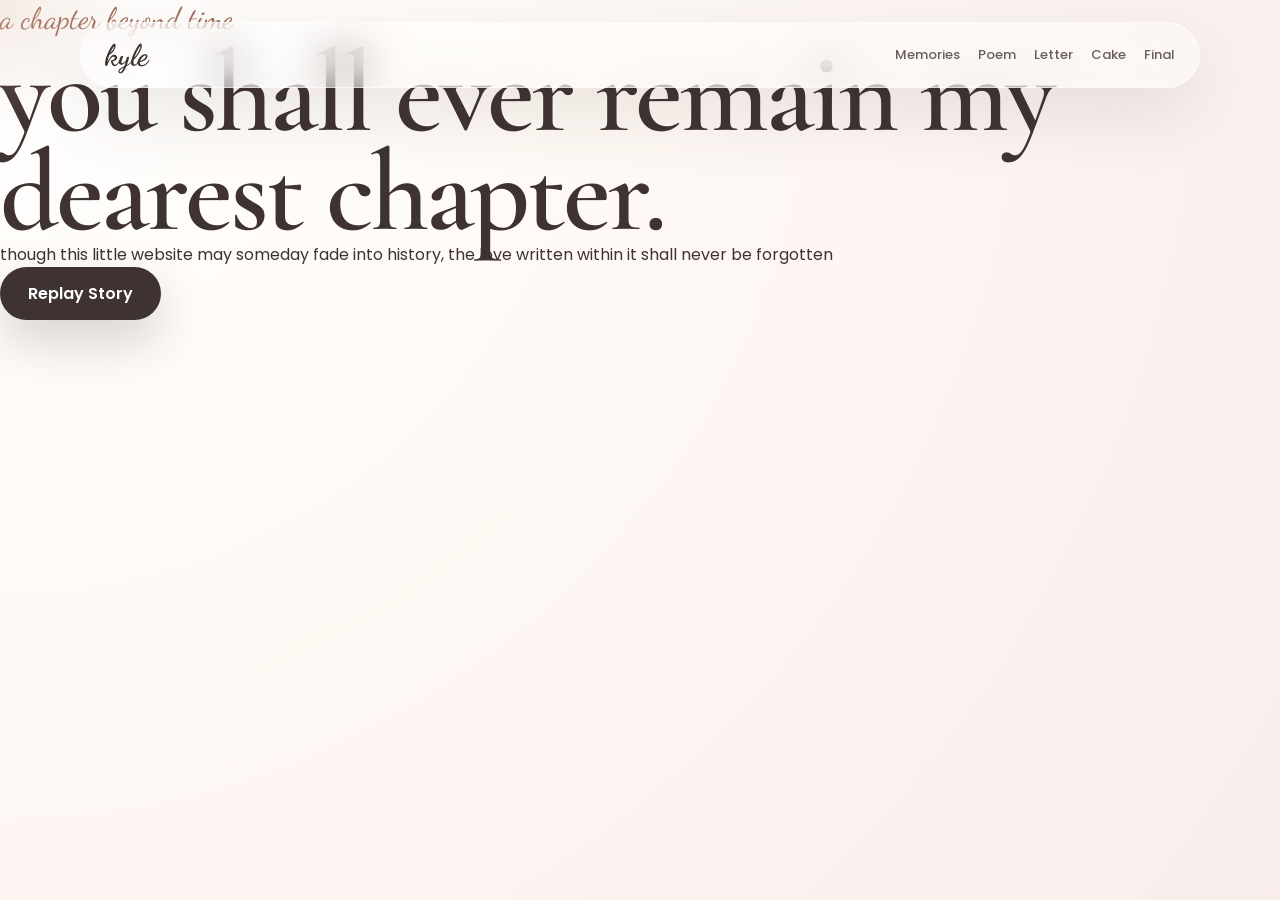
<file: final.html>
<!DOCTYPE html>
<html lang="en">
<head>
  <meta charset="UTF-8" />
  <meta name="viewport" content="width=device-width, initial-scale=1.0" />
  <title>Forever | kyle</title>
  <link href="https://fonts.googleapis.com/css2?family=Cormorant+Garamond:wght@400;500;600;700&family=Dancing+Script:wght@500;600;700&family=Poppins:wght@300;400;500;600;700&display=swap" rel="stylesheet" />
  <link rel="stylesheet" href="style.css" />
</head>
<body class="night" style="--final-image: url('assets/8.svg');">
  <div class="cursor-glow"></div>

  <nav class="navbar glass">
    <a href="index.html" class="logo">kyle</a>
    <div class="nav-links">
      <a href="memories.html">Memories</a>
      <a href="poem.html">Poem</a>
      <a href="letter.html">Letter</a>
      <a href="cake.html">Cake</a>
      <a href="final.html">Final</a>
    </div>
  </nav>

  <main class="final-page reveal">
    <p class="script-text">a chapter beyond time</p>
    <h1>you shall ever remain my dearest chapter.</h1>
    <p>though this little website may someday fade into history, the love written within it shall never be forgotten</p>
    <a class="btn primary" href="index.html">Replay Story</a>
  </main>

  <script src="script.js"></script>
</body>
</html>
</file>
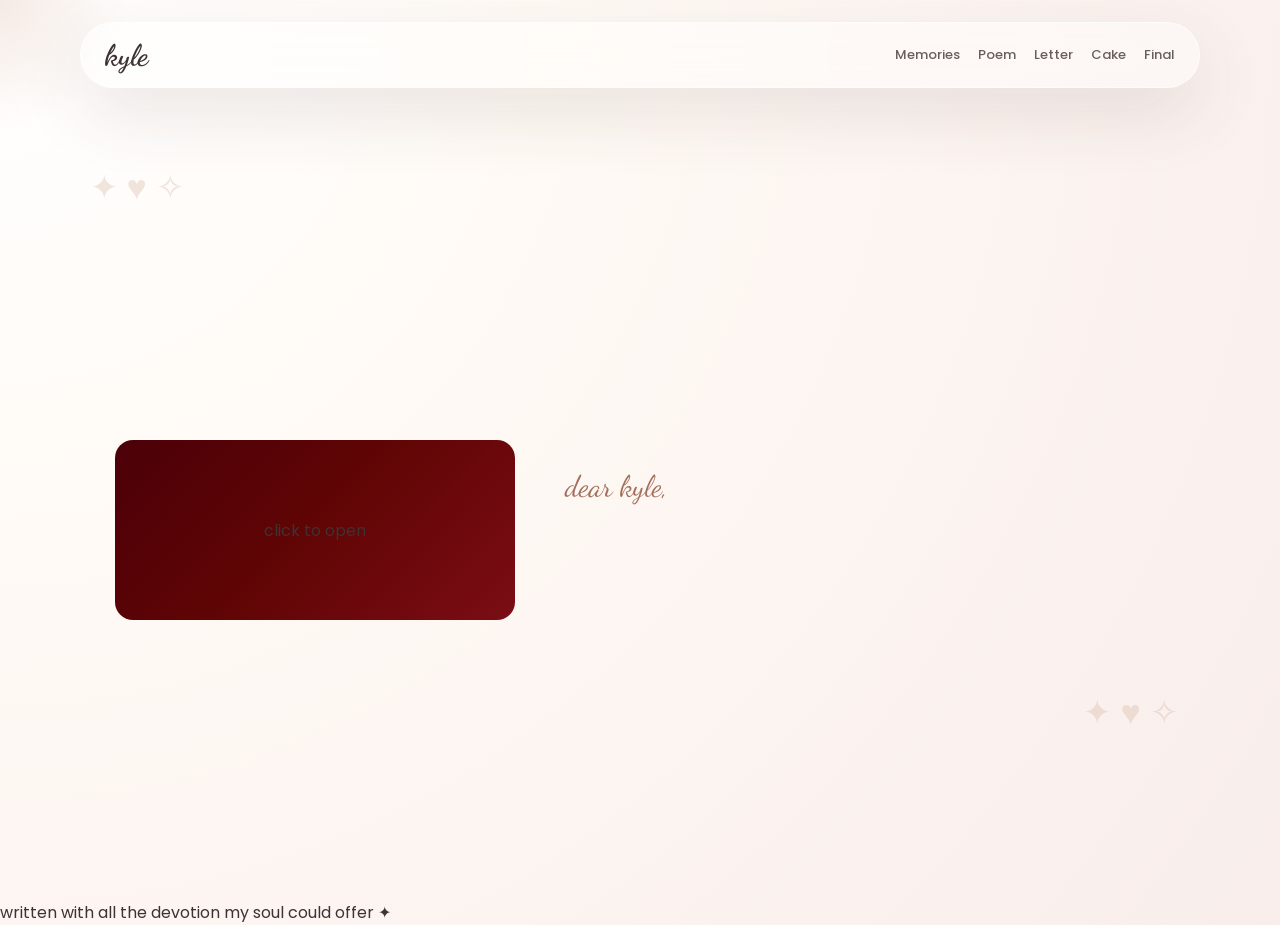
<file: letter.html>
<!DOCTYPE html>
<html lang="en">
<head>
  <meta charset="UTF-8" />
  <meta name="viewport" content="width=device-width, initial-scale=1.0" />
  <title>Letter | kyle</title>
  <link href="https://fonts.googleapis.com/css2?family=Cormorant+Garamond:wght@400;500;600;700&family=Dancing+Script:wght@500;600;700&family=Poppins:wght@300;400;500;600;700&display=swap" rel="stylesheet" />
  <link rel="stylesheet" href="style.css" />
</head>
<body>
  <div class="cursor-glow"></div>
  <div class="floating-bg"></div>

  <nav class="navbar glass">
    <a href="index.html" class="logo">kyle</a>
    <div class="nav-links">
      <a href="memories.html">Memories</a>
      <a href="poem.html">Poem</a>
      <a href="letter.html">Letter</a>
      <a href="cake.html">Cake</a>
      <a href="final.html">Final</a>
    </div>
  </nav>

  <main class="letter-page">
    <section class="envelope reveal" id="envelope">
      <div class="flap"></div>
      <div class="env-body"><p>click to open</p></div>
      <div id="typedLetter"></div>
    </section>

    <section class="letter-paper reveal delay-1" id="letterPaper">
      <p class="script-text">dear kyle,

</p>
      <p id="typedLetter"></p>
    </section>
  </main>

  <footer class="footer">written with all the devotion my soul could offer ✦</footer>
  <script src="script.js"></script>
</body>
</html>
</file>
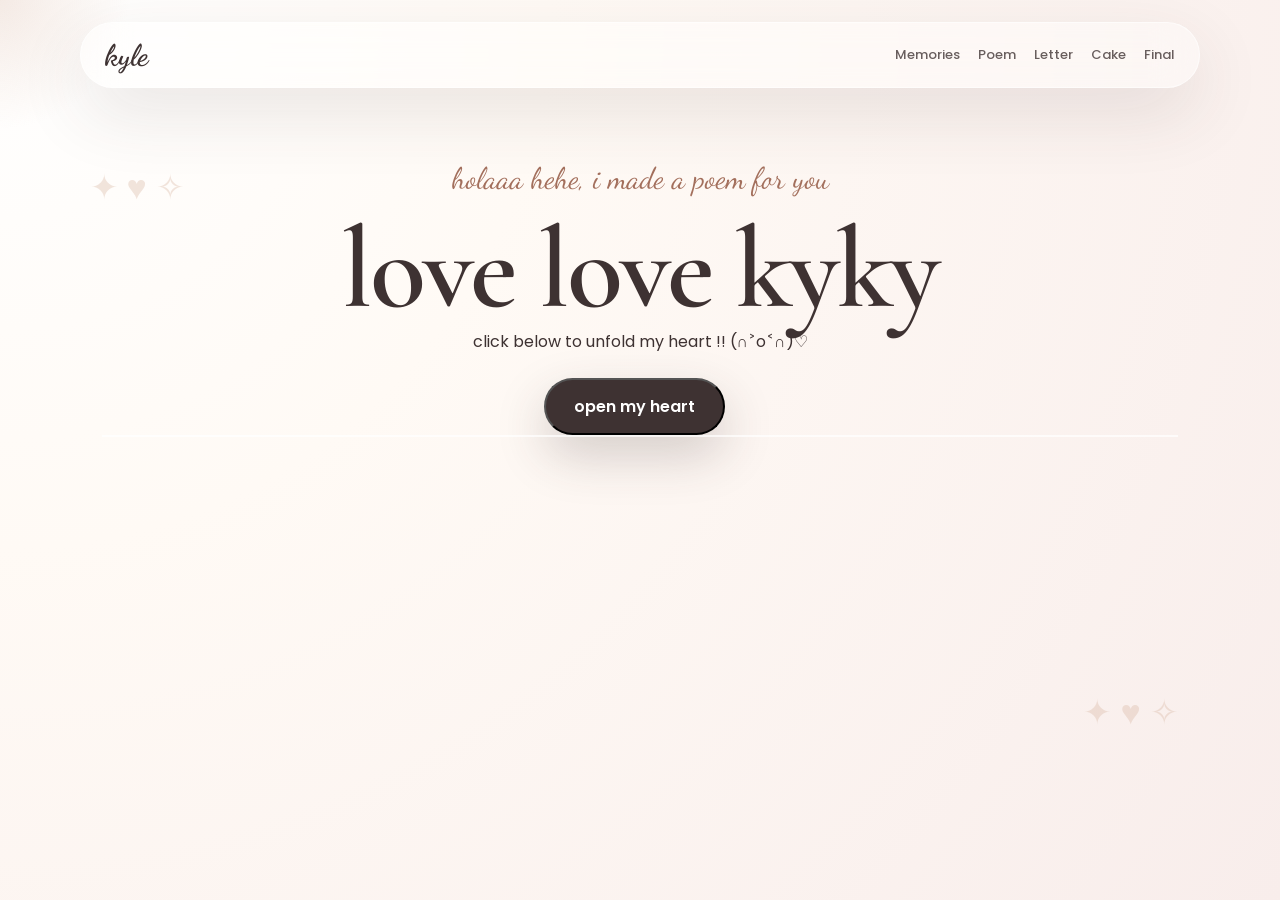
<file: poem.html>
<!DOCTYPE html>
<html lang="en">
<head>
  <meta charset="UTF-8" />
  <meta name="viewport" content="width=device-width, initial-scale=1.0" />
  <title>Poem | kyle</title>
  <link href="https://fonts.googleapis.com/css2?family=Cormorant+Garamond:wght@400;500;600;700&family=Dancing+Script:wght@500;600;700&family=Poppins:wght@300;400;500;600;700&display=swap" rel="stylesheet" />
  <link rel="stylesheet" href="style.css" />
</head>
<body>
  <div class="cursor-glow"></div>
  <div class="floating-bg"></div>

  <nav class="navbar glass">
    <a href="index.html" class="logo">kyle</a>
    <div class="nav-links">
      <a href="memories.html">Memories</a>
      <a href="poem.html">Poem</a>
      <a href="letter.html">Letter</a>
      <a href="cake.html">Cake</a>
      <a href="final.html">Final</a>
    </div>
  </nav>

<header class="sub-hero reveal">
    <p class="script-text">holaaa hehe, i made a poem for you</p>

    <h1>love love kyky</h1>

    <p>click below to unfold my heart !! (∩˃o˂∩)♡</p>

    <button class="btn primary" id="poemBtn">
        open my heart
    </button>

    <div class="poem glass" id="poem">

        <h2>for kyle,</h2>

        <p>
    
  </p>
</div>
  </header>

  <script src="script.js"></script>
</body>
</html>
</file>
<file: style.css>
:root {
  --burgundy: #610505;
  --blush: #f8edeb;
  --rose: #e8cfc1;
  --champagne: #d8b4a0;
  --cocoa: #3e3232;
  --serif: "Cormorant Garamond", serif;
  --script: "Dancing Script", cursive;
  --body: "Poppins", sans-serif;
}

* {
  box-sizing: border-box;
  margin: 0;
  padding: 0;
}

html {
  scroll-behavior: smooth;
}

body {
  min-height: 100vh;
  overflow-x: hidden;
  color: var(--cocoa);
  font-family: var(--body);
background: radial-gradient(
    circle at top left,
    #fff 0%,
    #fffaf5 35%,
    var(--blush) 100%
);
  
a {
  color: inherit;
  text-decoration: none;
}

button {
  font: inherit;
}

.glass {
  background: rgba(255, 255, 255, 0.35);
  border: 1px solid rgba(255, 255, 255, 0.55);
  backdrop-filter: blur(22px);
  box-shadow: 0 24px 70px rgba(62, 50, 50, 0.12);
}

.navbar {
  position: fixed;
  top: 22px;
  left: 50%;
  z-index: 50;
  width: min(1120px, 92%);
  display: flex;
  align-items: center;
  justify-content: space-between;
  padding: 14px 24px;
  border-radius: 999px;
  transform: translateX(-50%);
}

.logo {
  font-family: var(--script);
  font-size: 30px;
  font-weight: 700;
}

.nav-links {
  display: flex;
  gap: 18px;
  font-size: 13px;
  font-weight: 500;
}

.nav-links a {
  opacity: 0.78;
  transition: 0.3s;
}

.nav-links a:hover {
  color: #9f6a59;
  opacity: 1;
}

.cursor-glow {
  position: fixed;
  z-index: 0;
  width: 280px;
  height: 280px;
  border-radius: 50%;
  pointer-events: none;
  background: radial-gradient(circle, rgba(216, 180, 160, 0.28), transparent 65%);
  transform: translate(-50%, -50%);
}

.floating-bg::before,
.floating-bg::after {
  content: "✦ ♥ ✧";
  position: fixed;
  z-index: 0;
  color: rgba(216, 180, 160, 0.35);
  font-size: 34px;
  animation: float 8s infinite ease-in-out;
}

.floating-bg::before {
  top: 18%;
  left: 7%;
}

.floating-bg::after {
  right: 8%;
  bottom: 18%;
  animation-delay: 2s;
}

.hero,
.page-section {
  min-height: 100vh;
}

.hero {
  position: relative;
  display: grid;
  grid-template-columns: 1.2fr 0.8fr;
  align-items: center;
  padding: 120px 9% 70px;
  background: linear-gradient(120deg, rgba(249, 245, 240, 0.78), rgba(248, 237, 235, 0.65)), var(--hero-image) center/cover;
}

.hero-overlay {
  position: absolute;
  inset: 0;
  background: radial-gradient(circle at 70% 40%, rgba(255, 255, 255, 0.55), transparent 35%);
}

.hero-content,
.countdown-card {
  position: relative;
  z-index: 2;
}

.script-text {
  margin-bottom: 8px;
  color: #a36f5c;
  font-family: var(--script);
  font-size: 30px;
}

.hero h1,
.sub-hero h1,
.final-page h1,
.cake-page h1 {
  font-family: var(--serif);
  font-size: clamp(62px, 9vw, 128px);
  font-weight: 600;
  line-height: 0.86;
  letter-spacing: -3px;
}

.hero h1 span {
  color: #8f5f51;
  font-style: italic;
}

.hero-desc {
  max-width: 560px;
  margin: 28px 0;
  font-size: 18px;
  line-height: 1.8;
}

.btn {
  display: inline-flex;
  align-items: center;
  justify-content: center;
  margin-right: 12px;
  padding: 14px 28px;
  border-radius: 999px;
  font-weight: 600;
  transition: 0.3s;
}

.primary {
  color: #fff;
  background: var(--cocoa);
  box-shadow: 0 20px 50px rgba(62, 50, 50, 0.22);
}

.ghost {
  background: rgba(255, 255, 255, 0.42);
  border: 1px solid rgba(62, 50, 50, 0.1);
}

.btn:hover,
.cut-cake-btn:hover {
  transform: translateY(-4px);
}

.countdown-card {
  max-width: 420px;
  padding: 28px;
  border-radius: 32px;
}

.countdown {
  display: grid;
  grid-template-columns: repeat(4, 1fr);
  gap: 12px;
}

.countdown div {
  padding: 18px 10px;
  text-align: center;
  background: rgba(255, 255, 255, 0.42);
  border-radius: 22px;
}

.countdown strong {
  font-family: var(--serif);
  font-size: 36px;
}

.countdown span {
  display: block;
  font-size: 12px;
}

.music-btn {
  position: fixed;
  right: 28px;
  bottom: 28px;
  z-index: 60;
  width: 56px;
  height: 56px;
  color: #fff;
  font-size: 24px;
  background: var(--cocoa);
  border: 0;
  border-radius: 50%;
  box-shadow: 0 18px 42px rgba(62, 50, 50, 0.25);
  cursor: pointer;
}

.sub-hero {
  padding: 150px 8% 55px;
  text-align: center;
}

.sub-hero p {
  max-width: 680px;
  margin: 10px auto 24px;
}

.masonry {
  columns: 3 260px;
  column-gap: 24px;
  padding: 30px 8%;
}

.polaroid {
  break-inside: avoid;
  margin-bottom: 24px;
  padding: 14px 14px 22px;
  background: #fff;
  border-radius: 24px;
  box-shadow: 0 20px 55px rgba(62, 50, 50, 0.14);
  transform: rotate(-1deg);
  transition: 0.35s;
}

.polaroid:nth-child(even) {
  transform: rotate(1.5deg);
}

.polaroid:hover {
  transform: translateY(-8px) rotate(0);
}

.photo {
  height: 260px;
  border-radius: 18px;
  background: linear-gradient(135deg, var(--rose), var(--champagne)) center/cover;
}
.photo video {
  width: 100%;
  height: 100%;
  border-radius: 18px;
  object-fit: cover;
  display: block;
}

.tall .photo {
  height: 390px;
}

.wide .photo {
  height: 230px;
}

.polaroid p {
  margin-top: 12px;
  font-family: var(--script);
  font-size: 25px;
}

.reason-grid {
  display: grid;
  grid-template-columns: repeat(auto-fit, minmax(210px, 1fr));
  gap: 20px;
  padding: 20px 8% 90px;
}

.reason-card {
  height: 190px;
  perspective: 900px;
  cursor: pointer;
}

.reason-inner {
  position: relative;
  width: 100%;
  height: 100%;
  transition: 0.7s;
  transform-style: preserve-3d;
}

.reason-card:hover .reason-inner,
.reason-card:focus-within .reason-inner {
  transform: rotateY(180deg);
}

.reason-front,
.reason-back {
  position: absolute;
  inset: 0;
  display: grid;
  place-items: center;
  padding: 24px;
  text-align: center;
  border-radius: 28px;
  backface-visibility: hidden;
  box-shadow: 0 18px 45px rgba(62, 50, 50, 0.11);
}

.reason-front {
  background: rgba(255, 255, 255, 0.5);
}

.reason-front h3 {
  font-family: var(--serif);
  font-size: 42px;
}

.reason-back {
  color: #fff;
  background-position: center;
  background-size: cover;
  transform: rotateY(180deg);
  place-items: end center;
  padding: 24px 20px 22px;
}

.reason-back p {
  width: 100%;
  margin: 0;
  font-family: var(--script);
  font-size: 25px;
  line-height: 1.25;
  text-shadow: 0 8px 24px rgba(0, 0, 0, 0.55);
}

.random-reason {
  max-width: 560px;
  margin: 22px auto 0;
  padding: 20px;
  border-radius: 28px;
}

.letter-page {
  min-height: 100vh;
  display: grid;
  grid-template-columns: 0.8fr 1.2fr;
  gap: 50px;
  align-items: center;
  padding: 150px 9% 70px;
}

.envelope {
  position: relative;
  height: 260px;
  cursor: pointer;
}

.env-body {
  position: absolute;
  bottom: 0;
  display: grid;
  place-items: center;
  width: 100%;
  height: 180px;
  border-radius: 18px;

  background:linear-gradient(
135deg,
#4b0008,
#610505,
#7b0d15);

}

  box-shadow:
      0 30px 70px rgba(97, 5, 5, .35);
}

.flap {
  position: absolute;
  top: 0;
  left: 8%;
  width: 84%;
  height: 160px;

  background: linear-gradient(
      135deg,
      #7b0d15,
      #610505,
      #430004;
  
  }

  clip-path: polygon(50% 100%, 0 0, 100% 0);

  transform-origin: top;

  transition: .7s;
}

.envelope.open .flap {
  transform: rotateX(180deg);

}

.letter-paper {

    min-height:500px;

    padding:46px;

    background:#fffaf5;

    border-radius:34px;

    border:2px solid rgba(97,5,5,.08);

    box-shadow:
    0 30px 80px rgba(97,5,5,.15);

}

.env-body::after{

    content:"❤";

    position:absolute;

    width:58px;
    height:58px;

    display:flex;
    align-items:center;
    justify-content:center;

    left:50%;
    top:42px;

    transform:translateX(-50%);

    border-radius:50%;

    background:#8b0000;

    color:#fff5f5;

    font-size:20px;

    box-shadow:
    inset 0 0 8px rgba(255,255,255,.25),
    0 10px 20px rgba(0,0,0,.25);

}
.cake-page,
.final-page {
  min-height: 100vh;
  display: grid;
  place-items: center;
  padding: 150px 8% 70px;
  text-align: center;
}

.final-page {
  background: linear-gradient(rgba(25, 19, 23, 0.45), rgba(25, 19, 23, 0.86)), var(--final-image) center/cover;
}

.cake-page h1,
.final-page h1 {
  max-width: 900px;
}


.cake-section {
  position: relative;
  display: flex;
  flex-direction: column;
  align-items: center;
  justify-content: center;
  min-height: 62vh;
  overflow: visible;
}

.cake-glow {
  position: absolute;
  width: 460px;
  height: 460px;
  border-radius: 50%;
  background: radial-gradient(circle, rgba(255, 214, 186, 0.34), transparent 68%);
  filter: blur(2px);
}

.cake-stage-text{
    position:relative;
    z-index:8;

    display:inline-block;

    padding:14px 30px;

    margin-bottom:28px;

    background:rgba(255,255,255,.85);

    color:var(--cocoa);

    border-radius:999px;

    border:1px solid rgba(255,255,255,.6);

    backdrop-filter:blur(20px);

    box-shadow:0 12px 35px rgba(0,0,0,.08);

    font-weight:600;

    font-size:16px;
}

.cake {
  position: relative;
  width: 390px;
  height: 330px;
  margin-bottom: 38px;
  overflow: visible;
}

.plate {
  position: absolute;
  left: 50%;
  bottom: -18px;
  width: 390px;
  height: 34px;
  border-radius: 50%;
  background: rgba(255, 255, 255, 0.34);
  transform: translateX(-50%);
  box-shadow: 0 26px 45px rgba(0, 0, 0, 0.24);
}

.candles {
  position: absolute;
  top: 2px;
  left: 50%;
  z-index: 7;
  display: flex;
  gap: 28px;
  transform: translateX(-50%);
  transition: 0.85s ease;
}

.candle {
  position: relative;
  display: block;
  width: 13px;
  height: 58px;
  margin-top: 24px;
  border-radius: 8px;
  background: repeating-linear-gradient(45deg, #fff 0 7px, #f7a7b5 7px 14px);
  box-shadow: inset 0 -8px 12px rgba(0, 0, 0, 0.08);
}

.flame {
  position: absolute;
  top: -28px;
  left: 50%;
  width: 16px;
  height: 30px;
  border-radius: 50% 50% 45% 45%;
  background: radial-gradient(circle at 50% 65%, #fff7a8 0 24%, #ffd166 25% 56%, #ff7b00 57% 100%);
  transform: translateX(-50%);
  box-shadow: 0 0 18px #ffb347, 0 0 36px rgba(255, 179, 71, 0.72);
  animation: flicker 0.8s infinite alternate;
  transform-origin: bottom center;
  transition: 0.45s ease;
}

.smoke {
  position: absolute;
  top: -30px;
  left: 50%;
  width: 10px;
  height: 10px;
  border-radius: 50%;
  background: rgba(255, 255, 255, 0.72);
  opacity: 0;
  filter: blur(3px);
  transform: translateX(-50%) scale(0.3);
}

.cake.blow .flame {
  opacity: 0;
  transform: translateX(-50%) translateY(12px) scale(0.1) rotate(18deg);
  box-shadow: none;
}

.cake.blow .smoke {
  animation: smokeUp 1.45s ease-out forwards;
}

.cake.blow .candle:nth-child(2) .smoke {
  animation-delay: 0.15s;
}

.cake.blow .candle:nth-child(3) .smoke {
  animation-delay: 0.3s;
}

.cake-top,
.cake-middle,
.cake-bottom,
.cake-slice {
  position: absolute;
  left: 50%;
  border-radius: 22px;
  transform: translateX(-50%);
  transition: 0.9s cubic-bezier(0.22, 0.82, 0.22, 1);
}

.cake-top,
.cake-middle,
.cake-bottom {
  z-index: 3;
  box-shadow: 0 24px 42px rgba(0, 0, 0, 0.22);
  overflow: hidden;
}

.cake-top::after,
.cake-middle::after,
.cake-bottom::after {
  content: "";
  position: absolute;
  inset: 11px 18px auto;
  height: 12px;
  border-radius: 999px;
  background: rgba(255, 255, 255, 0.38);
}

.cake-bottom {
  bottom: 24px;
  width: 330px;
  height: 92px;
  background: linear-gradient(135deg, #e8cfc1, #c8937a);
}

.cake-middle {
  bottom: 104px;
  width: 270px;
  height: 84px;
  background: linear-gradient(135deg, #f8edeb, #e7b7aa);
}

.cake-top {
  bottom: 176px;
  width: 210px;
  height: 74px;
  background: linear-gradient(135deg, #fff5f2, #f1c8bb);
}

.cut-line {
  position: absolute;
  left: 57%;
  bottom: 24px;
  z-index: 6;
  width: 3px;
  height: 228px;
  border-radius: 999px;
  background: rgba(255, 255, 255, 0.85);
  opacity: 0;
  transform: rotate(10deg) scaleY(0);
  transform-origin: top;
  box-shadow: 0 0 18px rgba(255, 255, 255, 0.65);
}

.cake.knife-in .cut-line {
  opacity: 1;
  animation: cutTrace 0.75s ease-in-out forwards;
}

.cake-slice {
  z-index: 5;
  right: 20px;
  left: auto;
  bottom: 24px;
  width: 126px;
  height: 225px;
  border-radius: 18px 22px 20px 18px;
  background: linear-gradient(135deg, #fff5f2 0 30%, #f8edeb 30% 63%, #e8cfc1 63% 100%);
  clip-path: polygon(13% 0, 100% 13%, 78% 100%, 0 100%);
  opacity: 0;
  transform: translateX(-12px) rotate(0deg) scale(0.97);
  box-shadow: 0 28px 48px rgba(0, 0, 0, 0.25);
}

.cake-slice::before {
  content: "";
  position: absolute;
  inset: 0;
  background: radial-gradient(circle at 62% 38%, rgba(195, 92, 92, 0.65) 0 4px, transparent 5px),
    radial-gradient(circle at 48% 72%, rgba(195, 92, 92, 0.55) 0 4px, transparent 5px);
}

.knife {
  position: absolute;
  top: 0;
  right: -170px;
  z-index: 9;
  width: 218px;
  height: 44px;
  opacity: 0;
  transform: translate(80px, -20px) rotate(-34deg);
  transform-origin: right center;
  transition: 1s cubic-bezier(0.22, 0.82, 0.22, 1);
}

.knife-blade {
  position: absolute;
  left: 0;
  top: 12px;
  width: 158px;
  height: 18px;
  border-radius: 999px 4px 4px 999px;
  background: linear-gradient(90deg, #ffffff, #d7d7d7 55%, #9e9e9e);
  box-shadow: 0 14px 28px rgba(0, 0, 0, 0.25);
}

.knife-blade::before {
  content: "";
  position: absolute;
  left: 4px;
  top: 3px;
  width: 120px;
  height: 4px;
  border-radius: 999px;
  background: rgba(255, 255, 255, 0.8);
}

.knife-handle {
  position: absolute;
  right: 0;
  top: 5px;
  width: 68px;
  height: 32px;
  border-radius: 999px;
  background: linear-gradient(135deg, #714948, #3e292d);
  box-shadow: inset 8px 0 10px rgba(255, 255, 255, 0.08), 0 12px 24px rgba(0, 0, 0, 0.28);
}

.cake.knife-in .knife {
  opacity: 1;
  transform: translate(-205px, 128px) rotate(-21deg);
}

.cake.sliced .knife {
  opacity: 0;
  transform: translate(-245px, 170px) rotate(-12deg);
}

.cake.sliced .cake-top,
.cake.sliced .cake-middle,
.cake.sliced .cake-bottom {
  clip-path: polygon(0 0, 62% 0, 52% 100%, 0 100%);
}

.cake.sliced .cake-slice {
  opacity: 1;
  transform: translate(78px, 34px) rotate(12deg) scale(1);
}

.cake.sliced .candles {
  transform: translateX(-83%) translateY(-4px) rotate(-5deg);
}

.cut-cake-btn {
  position: relative;
  z-index: 8;
  padding: 18px 40px;
  color: #3e3232;
  font-size: 18px;
  font-weight: 600;
  cursor: pointer;
  background: rgba(255, 255, 255, 0.82);
  border: 0;
  border-radius: 50px;
  box-shadow: 0 10px 30px rgba(0, 0, 0, 0.16);
  transition: 0.4s;
}

.cut-cake-btn:hover {
  transform: translateY(-4px) scale(1.03);
}

.cut-cake-btn:disabled {
  cursor: default;
  opacity: 0.92;
  transform: none;
}

@keyframes smokeUp {
  0% { opacity: 0; transform: translateX(-50%) translateY(0) scale(0.35); }
  20% { opacity: 0.8; }
  100% { opacity: 0; transform: translateX(-50%) translateY(-58px) scale(2.3); }
}

@keyframes cutTrace {
  0% { transform: rotate(10deg) scaleY(0); }
  100% { transform: rotate(10deg) scaleY(1); }
}

#confetti {
  position: fixed;
  inset: 0;
  pointer-events: none;
}

.footer {
  padding: 35px;
  color: rgba(62, 50, 50, 0.68);
  text-align: center;
}

.night .footer {
  color: rgba(255, 255, 255, 0.65);
}

.reveal {
  opacity: 0;
  transform: translateY(24px);
  animation: reveal 0.8s forwards;
}

.delay-1 {
  animation-delay: 0.18s;
}

.delay-2 {
  animation-delay: 0.34s;
}

@keyframes reveal {
  to {
    opacity: 1;
    transform: none;
  }
}

@keyframes float {
  50% {
    transform: translateY(-26px) rotate(8deg);
  }
}

@keyframes flicker {
  to {
    transform: scale(1.15) translateY(-2px);
    opacity: 0.84;
  }
}

@media (max-width: 900px) {
  .hero,
  .letter-page {
    grid-template-columns: 1fr;
  }

  .nav-links {
    display: none;
  }

  .hero {
    padding-top: 145px;
  }

  .hero h1,
  .sub-hero h1,
  .final-page h1,
  .cake-page h1 {
    font-size: 64px;
  }

  .countdown {
    grid-template-columns: repeat(2, 1fr);
  }

  .cake {
    transform: scale(0.86);
  }
}


/* =========================================================
   RESPONSIVE FIXES
   Added to make the birthday website work nicely on laptops,
   tablets, mobile phones, and very small screens.
   ========================================================= */

html {
  -webkit-text-size-adjust: 100%;
}

body {
  width: 100%;
}

img,
video,
canvas {
  max-width: 100%;
}

main,
header,
section,
footer,
.navbar {
  position: relative;
}

.hero-content,
.countdown-card,
.sub-hero,
.masonry,
.reason-grid,
.letter-page,
.cake-page,
.final-page,
.footer {
  z-index: 1;
}

.navbar {
  gap: 14px;
}

.nav-links {
  min-width: 0;
}

.nav-links a {
  white-space: nowrap;
}

.hero-actions {
  display: flex;
  flex-wrap: wrap;
  gap: 12px;
}

.hero-actions .btn,
.final-page .btn,
.sub-hero .btn {
  margin-right: 0;
}

.countdown-card {
  width: 100%;
  justify-self: center;
}

.masonry {
  width: 100%;
}

.photo {
  overflow: hidden;
  background-position: center;
  background-size: cover;
}

.reason-card:focus .reason-inner {
  transform: rotateY(180deg);
}

.letter-paper,
.random-reason,
.countdown-card,
.polaroid,
.reason-front,
.reason-back {
  overflow-wrap: anywhere;
}

/* Laptop / small desktop */
@media (max-width: 1100px) {
  .hero {
    grid-template-columns: 1fr 0.9fr;
    gap: 36px;
    padding-inline: 6%;
  }

  .letter-page {
    gap: 34px;
    padding-inline: 6%;
  }

  .cake-page,
  .final-page {
    padding-inline: 6%;
  }
}

/* Tablet */
@media (max-width: 900px) {
  .navbar {
    top: 14px;
    width: min(720px, 94%);
    align-items: center;
  }

  .nav-links {
    display: flex;
    gap: 12px;
    max-width: 70%;
    overflow-x: auto;
    padding: 6px 2px 7px;
    scrollbar-width: none;
  }

  .nav-links::-webkit-scrollbar {
    display: none;
  }

  .nav-links a {
    padding: 8px 12px;
    border-radius: 999px;
    background: rgba(255, 255, 255, 0.38);
  }

  .hero,
  .letter-page {
    grid-template-columns: 1fr;
  }

  .hero {
    gap: 36px;
    min-height: auto;
    padding: 145px 6% 70px;
    background-position: center top;
  }

  .hero h1,
  .sub-hero h1,
  .final-page h1,
  .cake-page h1 {
    font-size: clamp(52px, 12vw, 82px);
    letter-spacing: -2px;
  }

  .countdown {
    grid-template-columns: repeat(4, 1fr);
  }

  .sub-hero {
    padding: 135px 6% 45px;
  }

  .masonry {
    columns: 2 240px;
    padding-inline: 6%;
  }

  .reason-grid {
    grid-template-columns: repeat(auto-fit, minmax(180px, 1fr));
    padding-inline: 6%;
  }

  .letter-page {
    min-height: auto;
    padding: 135px 6% 60px;
  }

  .envelope {
    max-width: 460px;
    width: 100%;
    margin: 0 auto;
  }

  .letter-paper {
    min-height: 360px;
  }

  .cake-page,
  .final-page {
    min-height: auto;
    padding: 135px 6% 60px;
  }

  .cake-section {
    min-height: 560px;
  }

  .cake {
    transform: scale(0.86);
    transform-origin: center top;
  }
}

/* Mobile */
@media (max-width: 640px) {
  .glass {
    backdrop-filter: blur(16px);
  }

  .navbar {
    top: 10px;
    width: 94%;
    flex-direction: column;
    justify-content: center;
    padding: 12px 14px;
    border-radius: 26px;
  }

  .logo {
    font-size: 28px;
    line-height: 1;
  }

  .nav-links {
    width: 100%;
    max-width: 100%;
    justify-content: flex-start;
    font-size: 12px;
  }

  .cursor-glow {
    display: none;
  }

  .floating-bg::before,
  .floating-bg::after {
    font-size: 24px;
    opacity: 0.65;
  }

  .hero {
    min-height: 100svh;
    padding: 150px 5% 46px;
    text-align: center;
  }

  .script-text {
    font-size: 25px;
  }

  .hero h1,
  .sub-hero h1,
  .final-page h1,
  .cake-page h1 {
    font-size: clamp(44px, 15vw, 62px);
    line-height: 0.92;
    letter-spacing: -1.4px;
  }

  .hero-desc {
    margin: 22px auto;
    font-size: 15px;
    line-height: 1.75;
  }

  .hero-actions {
    justify-content: center;
  }

  .btn {
    width: min(100%, 280px);
    padding: 13px 20px;
  }

  .countdown-card {
    padding: 20px;
    border-radius: 26px;
  }

  .countdown {
    grid-template-columns: repeat(2, 1fr);
    gap: 10px;
  }

  .countdown div {
    padding: 14px 8px;
    border-radius: 18px;
  }

  .countdown strong {
    font-size: 31px;
  }

  .music-btn {
    right: 18px;
    bottom: 18px;
    width: 50px;
    height: 50px;
    font-size: 22px;
  }

  .sub-hero {
    padding: 145px 5% 35px;
  }

  .sub-hero p {
    font-size: 14px;
    line-height: 1.7;
  }

  .masonry {
    columns: 1;
    padding: 20px 5% 60px;
  }

  .polaroid {
    margin-bottom: 18px;
    border-radius: 22px;
    transform: none;
  }

  .polaroid:nth-child(even),
  .polaroid:hover {
    transform: none;
  }

  .photo,
  .wide .photo {
    height: 245px;
  }

  .tall .photo {
    height: 340px;
  }

  .reason-grid {
    grid-template-columns: 1fr;
    gap: 16px;
    padding: 16px 5% 65px;
  }

  .reason-card {
    height: 172px;
  }

  .reason-front,
  .reason-back {
    border-radius: 24px;
  }

  .reason-back p,
  .polaroid p {
    font-size: 23px;
  }

  .random-reason {
    margin-top: 16px;
    padding: 16px;
    font-size: 14px;
  }

  .letter-page {
    padding: 145px 5% 45px;
    gap: 26px;
  }

  .envelope {
    height: 220px;
  }

  .env-body {
    height: 150px;
  }

  .flap {
    height: 135px;
  }

  .letter-paper {
    min-height: 330px;
    padding: 28px 22px;
    border-radius: 28px;
  }

  .letter-paper p:last-child {
    font-size: 15px;
    line-height: 1.9;
  }

  .cake-page,
  .final-page {
    padding: 145px 5% 48px;
  }

  .final-page p,
  .cake-page p {
    font-size: 14px;
    line-height: 1.7;
  }

  .cake-section {
    min-height: 500px;
    width: 100%;
  }

  .cake-glow {
    width: 320px;
    height: 320px;
  }

  .cakeStageText{
    display: inline-block;

    padding: 14px 34px;

    background: rgba(255,255,255,.85); /* keeps it white */

    color: var(--cocoa); /* brown text */

    border: 1px solid rgba(255,255,255,.6);

    border-radius: 999px;

    font-family: var(--serif);

    font-size: 1.15rem;

    font-weight: 600;

    text-align: center;

    box-shadow:
        0 10px 30px rgba(62,50,50,.08),
        inset 0 1px 0 rgba(255,255,255,.8);

    backdrop-filter: blur(10px);

    transition: .3s ease;
}

  .cake {
    margin-bottom: -10px;
    transform: scale(0.72);
    transform-origin: center top;
  }

  .cut-cake-btn {
    width: min(100%, 310px);
    padding: 15px 22px;
    font-size: 16px;
  }

  .footer {
    padding: 25px 18px;
    font-size: 13px;
  }
}

/* Very small phones */
@media (max-width: 380px) {
  .navbar {
    width: 96%;
    padding-inline: 10px;
  }

  .nav-links a {
    padding: 7px 10px;
  }

  .hero,
  .sub-hero,
  .letter-page,
  .cake-page,
  .final-page {
    padding-inline: 4%;
  }

  .hero h1,
  .sub-hero h1,
  .final-page h1,
  .cake-page h1 {
    font-size: clamp(39px, 14vw, 50px);
  }

  .script-text {
    font-size: 23px;
  }

  .photo,
  .wide .photo {
    height: 220px;
  }

  .tall .photo {
    height: 300px;
  }

  .countdown strong {
    font-size: 28px;
  }

  .cake-section {
    min-height: 470px;
  }

  .cake {
    transform: scale(0.64);
    margin-bottom: -48px;
  }
}

@media (prefers-reduced-motion: reduce) {
  *,
  *::before,
  *::after {
    scroll-behavior: auto !important;
    animation-duration: 0.001ms !important;
    animation-iteration-count: 1 !important;
    transition-duration: 0.001ms !important;
  }
}

/* =========================
      POEM PAGE
========================= */

.poem{
    max-width:780px;
    margin:40px auto;
    padding:55px;

    background:#fffaf5;
    border-radius:30px;

    border:1px solid rgba(0,0,0,.08);

    box-shadow:
    0 25px 60px rgba(0,0,0,.12);

    text-align:center;

    display:none;

    opacity:0;
    transform:translateY(40px);

    transition:.8s;
}

.poem.show{
    display:block;
    opacity:1;
    transform:translateY(0);
}

.poem h2{

    font-family:var(--script);

    font-size:42px;

    color:#610505;

    margin-bottom:35px;

}

.poem p{

    white-space:pre-line;

    font-family:var(--serif);

    font-size:23px;

    line-height:2.2;

    color:#3e3232;

}

.signature{

    display:block;

    margin-top:60px;

    font-family:var(--script);

    font-size:34px;

    color:#610505;

}

/* little floating hearts */

.poem::before{

    content:"♡";

    position:absolute;

    top:20px;

    left:30px;

    font-size:26px;

    color:#d8b4a0;

}

.poem::after{

    content:"✦";

    position:absolute;

    right:30px;

    bottom:20px;

    color:#d8b4a0;

    font-size:22px;

}

.poem{

    position:relative;

    overflow:hidden;

}

.poem::before{

    animation:floatHeart 5s infinite ease-in-out;

}

.poem::after{

    animation:floatStar 6s infinite ease-in-out;

}

@keyframes floatHeart{

    50%{

        transform:translateY(-10px);

    }

}

@keyframes floatStar{

    50%{

        transform:translateY(10px);

    }

}
</file>
